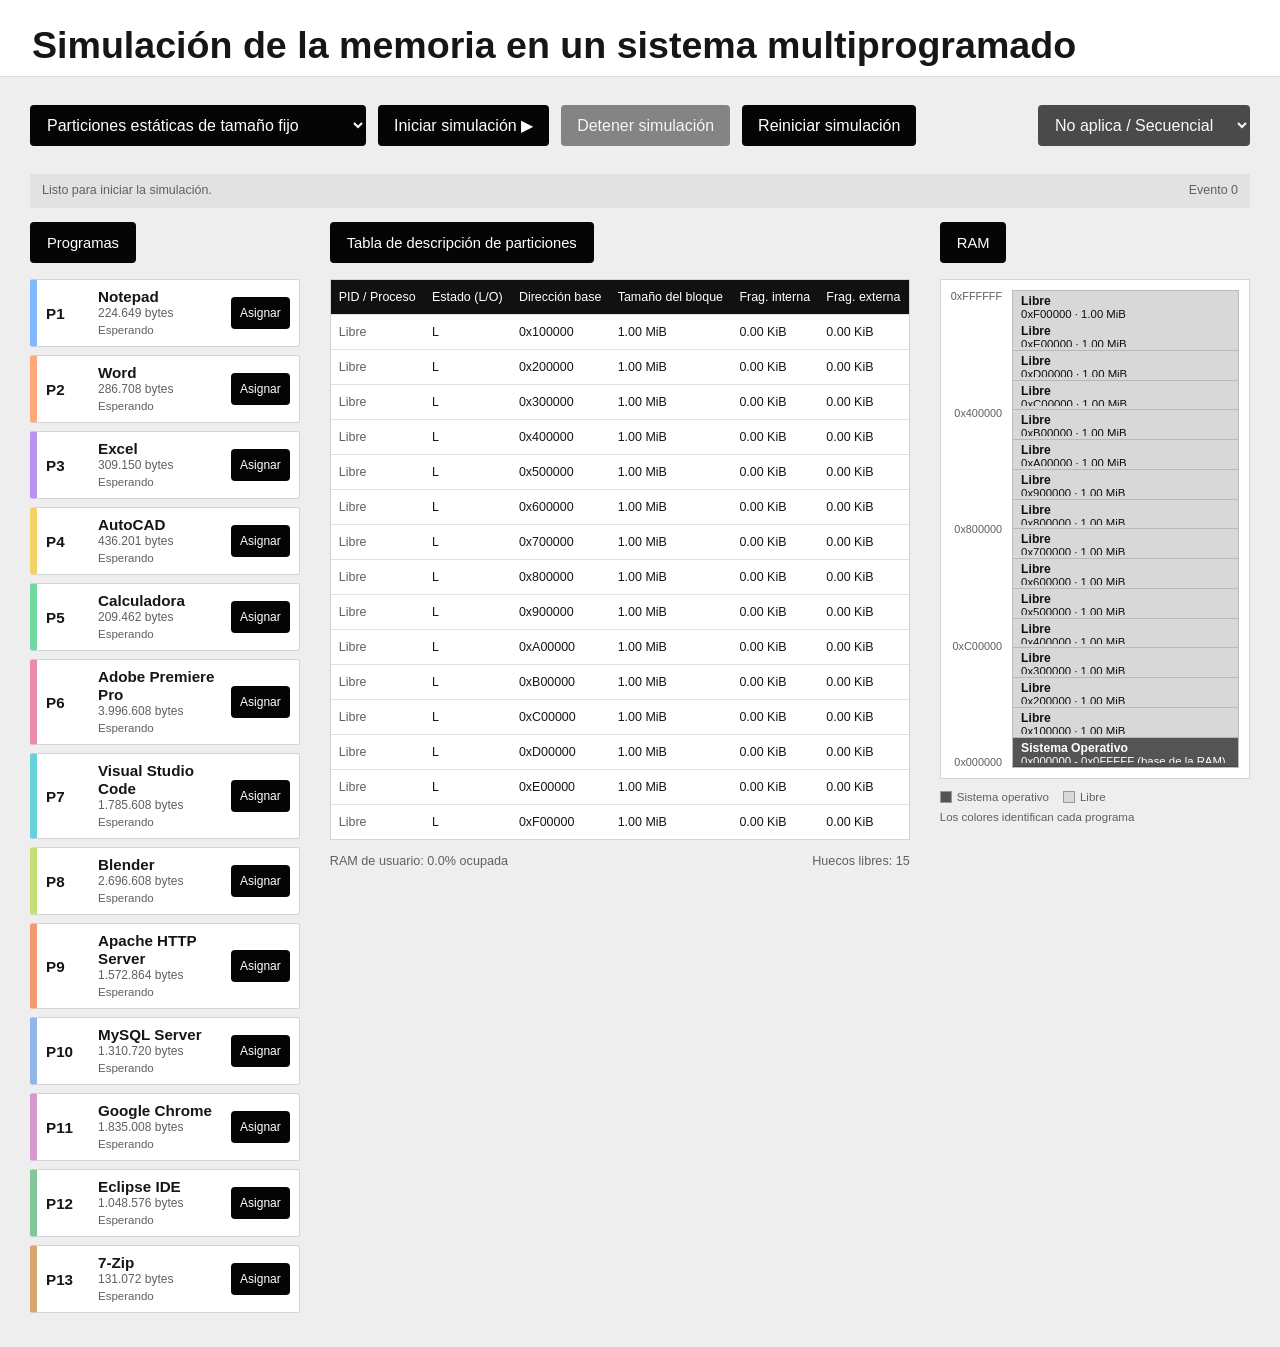
<file: Lab2/index.html>
<!DOCTYPE html>
<html lang="es">
<head>
  <meta charset="UTF-8">
  <meta name="viewport" content="width=device-width, initial-scale=1.0">
  <title>Simulador de memoria RAM</title>
  <link rel="stylesheet" href="styles.css">
</head>
<body>
  <header>
    <h1>Simulación de la memoria en un sistema multiprogramado</h1>
  </header>

  <main>
    <section class="controles" aria-label="Controles de la simulación">
      <div class="grupo-controles">
        <div class="control-con-etiqueta">
          <label for="tipo-particion">Tipo de partición</label>
          <select id="tipo-particion" title="Tipo de partición">
            <option value="fija">Particiones estáticas de tamaño fijo</option>
            <option value="variable">Particiones estáticas de tamaño variable</option>
            <option value="dinamica">Particiones dinámicas sin compactación</option>
            <option value="compactada">Particiones dinámicas con compactación</option>
          </select>
        </div>
        <button id="iniciar" type="button">Iniciar simulación ▶</button>
        <button id="detener" type="button" disabled>Detener simulación</button>
        <button id="reiniciar" type="button">Reiniciar simulación</button>
      </div>
      <div class="control-con-etiqueta">
        <label for="algoritmo">Algoritmo de ajuste</label>
        <select id="algoritmo" title="Algoritmo de ajuste">
          <option value="secuencial">No aplica / Secuencial</option>
          <option value="first">Primer Ajuste (First-Fit)</option>
          <option value="best">Mejor Ajuste (Best-Fit)</option>
          <option value="worst">Peor Ajuste (Worst-Fit)</option>
        </select>
      </div>
    </section>

    <div class="barra-informacion">
      <span id="mensaje">Listo para iniciar la simulación.</span>
      <span id="reloj">Evento 0</span>
    </div>

    <section class="contenido">
      <section class="seccion">
        <h2 class="titulo-seccion">Programas</h2>
        <div id="lista-programas" class="lista-programas"></div>
      </section>

      <section class="seccion">
        <h2 class="titulo-seccion">Tabla de descripción de particiones</h2>
        <div class="tabla-contenedor">
          <table>
            <thead>
              <tr>
                <th>PID / Proceso</th>
                <th>Estado (L/O)</th>
                <th>Dirección base</th>
                <th>Tamaño del bloque</th>
                <th>Frag. interna</th>
                <th>Frag. externa</th>
              </tr>
            </thead>
            <tbody id="tabla-particiones"></tbody>
          </table>
        </div>
        <div class="resumen">
          <span id="resumen-ocupacion">RAM de usuario: 0% ocupada</span>
          <span id="resumen-huecos">Huecos libres: 0</span>
        </div>

        <div id="tabla-fragmentos-contenedor" class="tabla-fragmentos" hidden>
          <h3>Tabla de fragmentos libres</h3>
          <div class="tabla-contenedor">
            <table>
              <thead>
                <tr>
                  <th>Fragmento</th>
                  <th>Dirección base</th>
                  <th>Tamaño</th>
                </tr>
              </thead>
              <tbody id="tabla-fragmentos"></tbody>
            </table>
          </div>
        </div>
      </section>

      <section class="seccion seccion-ram">
        <h2 class="titulo-seccion">RAM</h2>
        <div class="ram-marco">
          <div class="escala" aria-hidden="true">
            <span>0xFFFFFF</span>
            <span>0x400000</span>
            <span>0x800000</span>
            <span>0xC00000</span>
            <span>0x000000</span>
          </div>
          <div id="ram" class="ram" aria-label="Representación visual de la memoria RAM"></div>
        </div>
        <div class="leyenda">
          <span><i class="muestra so"></i> Sistema operativo</span>
          <span><i class="muestra libre"></i> Libre</span>
          <span>Los colores identifican cada programa</span>
        </div>
        <button id="compactar" class="compactar" type="button">Compactar memoria</button>
      </section>
    </section>
  </main>

  <script src="script.js"></script>
</body>
</html>
</file>
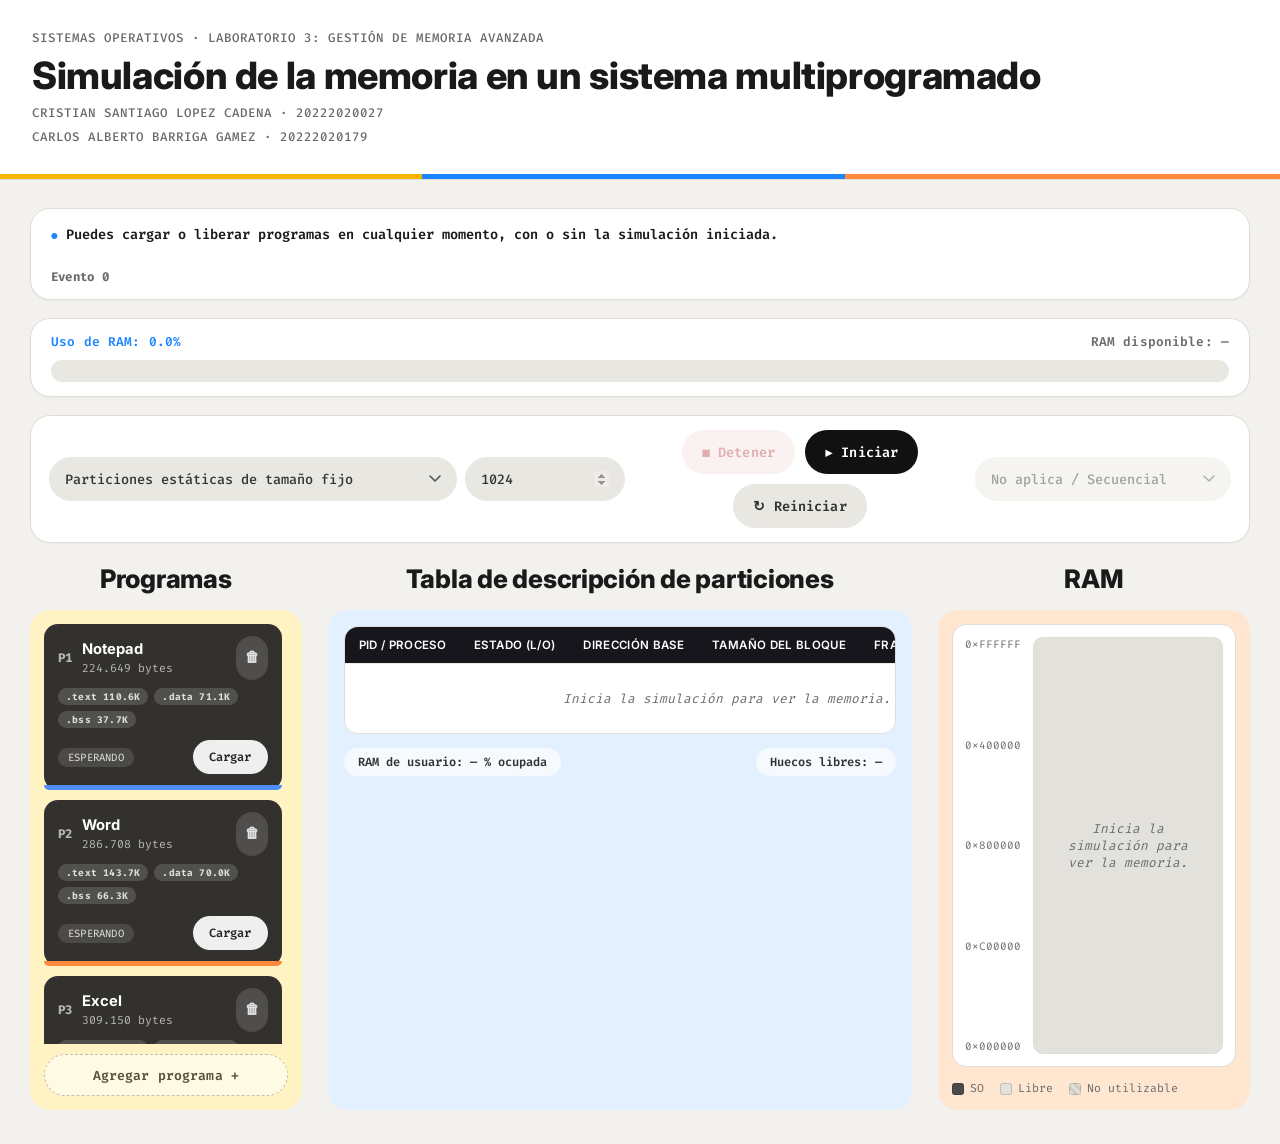
<file: Lab3/V1/index.html>
<!DOCTYPE html>
<html lang="es">
<head>
  <meta charset="UTF-8">
  <meta name="viewport" content="width=device-width, initial-scale=1.0">
  <title>Simulador de memoria RAM</title>
  <link rel="preconnect" href="https://fonts.googleapis.com">
  <link rel="preconnect" href="https://fonts.gstatic.com" crossorigin>
  <link href="https://fonts.googleapis.com/css2?family=Fira+Code:wght@400;500;600;700&family=Inter:wght@400;500;600;700;800&display=swap" rel="stylesheet">
  <link rel="stylesheet" href="styles.css">
</head>
<body>
  <header class="cabecera">
    <p class="eyebrow">Sistemas Operativos · Laboratorio 3: Gestión de memoria avanzada</p>
    <h1>Simulación de la memoria en un sistema multiprogramado</h1>
    <p class="eyebrow"></p>
    <p class="eyebrow">Cristian Santiago Lopez Cadena · 20222020027</p>
    <p class="eyebrow">Carlos Alberto Barriga Gamez · 20222020179</p>
  </header>

  <main>
    <div class="barra-informacion" aria-label="Registro de la simulación">
      <span id="mensaje">Puedes cargar o liberar programas en cualquier momento, con o sin la simulación iniciada.</span>
      <span id="reloj">Evento 0</span>
    </div>

    <div class="ram-uso" aria-label="Uso de RAM">
      <div class="ram-uso-etiqueta">
        <span class="ram-uso-uso">Uso de RAM: <span id="ram-uso-porcentaje">0.0%</span></span>
        <span id="ram-uso-disponible" class="ram-uso-disponible">RAM disponible: 0.0 KiB</span>
      </div>
      <div class="ram-uso-barra">
        <div id="ram-uso-relleno" class="ram-uso-relleno"></div>
      </div>
    </div>

    <!-- ===== CONTROLES ===== -->
    <section class="controles" aria-label="Controles de la simulación">
      <div class="control-con-etiqueta">
        <label for="tipo-particion">Modo de gestión</label>
        <select id="tipo-particion" title="Modo de gestión de memoria">
          <optgroup label="Particiones contiguas">
            <option value="fija">Particiones estáticas de tamaño fijo</option>
            <option value="variable">Particiones estáticas de tamaño variable</option>
            <option value="dinamica">Particiones dinámicas sin compactación</option>
            <option value="compactada">Particiones dinámicas con compactación</option>
          </optgroup>
          <optgroup label="No contigua">
            <option value="segmentacion">Segmentación</option>
            <option value="paginacion">Paginación</option>
          </optgroup>
        </select>
        <!-- Input solo visible en particiones fijas -->
        <input id="tamano-particion-fija" type="number" inputmode="numeric" min="1" step="1" value="1024"
               placeholder="Tamaño en KiB" title="Tamaño de cada partición fija, en KiB" hidden>
        <!-- Selector de tamaño de página: solo visible en paginación -->
        <select id="tamano-pagina" title="Tamaño de página" hidden>
          <option value="4096">4 KiB — 32 bits</option>
          <option value="8192">8 KiB — 64 bits</option>
        </select>
      </div>

      <div class="grupo-botones">
        <button id="detener" type="button" disabled>■ Detener</button>
        <button id="iniciar" type="button">▶ Iniciar</button>
        <button id="reiniciar" type="button">↻ Reiniciar</button>
      </div>

      <div class="control-con-etiqueta">
        <label for="algoritmo">Algoritmo de ajuste</label>
        <select id="algoritmo" title="Algoritmo de ajuste">
          <option value="secuencial">No aplica / Secuencial</option>
          <option value="first">Primer Ajuste (First-Fit)</option>
          <option value="best">Mejor Ajuste (Best-Fit)</option>
          <option value="worst">Peor Ajuste (Worst-Fit)</option>
        </select>
      </div>
    </section>

    <!-- ===== CONTENIDO ===== -->
    <section class="contenido">

      <!-- Panel izquierdo: lista de programas (siempre visible) -->
      <section class="seccion seccion-programas">
        <h2 class="titulo-seccion">Programas</h2>
        <div class="panel panel-amarillo">
          <div id="lista-programas" class="lista-programas"></div>
          <button id="agregar-programa" class="agregar-programa" type="button">Agregar programa +</button>
        </div>
      </section>

      <!-- Panel central: tablas (cambia según el modo) -->
      <section class="seccion seccion-tabla">

        <!-- ── MODO PARTICIONES: tabla de particiones ── -->
        <div id="vista-particiones">
          <h2 class="titulo-seccion">Tabla de descripción de particiones</h2>
          <div class="panel panel-azul">
            <div class="tabla-contenedor">
              <table>
                <thead>
                  <tr>
                    <th>PID / Proceso</th>
                    <th>Estado (L/O)</th>
                    <th>Dirección base</th>
                    <th>Tamaño del bloque</th>
                    <th>Frag. interna</th>
                    <th>Frag. externa</th>
                  </tr>
                </thead>
                <tbody id="tabla-particiones"></tbody>
              </table>
            </div>
            <div class="resumen">
              <span id="resumen-ocupacion">RAM de usuario: 0% ocupada</span>
              <span id="resumen-huecos">Huecos libres: 0</span>
            </div>
            <!-- Tabla de fragmentos libres (dinámica sin compactación) -->
            <div id="tabla-fragmentos-contenedor" class="tabla-fragmentos" hidden>
              <h3>Tabla de fragmentos libres</h3>
              <div class="tabla-contenedor">
                <table>
                  <thead>
                    <tr>
                      <th>Fragmento</th>
                      <th>Dirección base</th>
                      <th>Tamaño</th>
                    </tr>
                  </thead>
                  <tbody id="tabla-fragmentos"></tbody>
                </table>
              </div>
            </div>
          </div>
        </div>

        <!-- ── MODO SEGMENTACIÓN ── -->
        <div id="vista-segmentacion" hidden>
          <h2 class="titulo-seccion">Tabla de segmentos</h2>
          <div class="panel panel-azul">
            <div class="tabla-contenedor">
              <table>
                <thead>
                  <tr>
                    <th>PID</th>
                    <th>N.º (Dec)</th>
                    <th>N.º (Hex)</th>
                    <th>Base (Dec)</th>
                    <th>Base (Hex)</th>
                    <th>Límite (Dec)</th>
                    <th>Límite (Hex)</th>
                    <th>Permisos</th>
                    <th>Nombre</th>
                  </tr>
                </thead>
                <tbody id="tabla-segmentos"></tbody>
              </table>
            </div>
            <div class="resumen" id="resumen-seg">
              <span id="resumen-seg-ocupacion">RAM de usuario: 0% ocupada</span>
              <span id="resumen-seg-segs">Segmentos cargados: 0</span>
            </div>
            <!-- Fragmentos libres para segmentación -->
            <div class="tabla-fragmentos" style="margin-top:18px;">
              <h3>Tabla de fragmentos libres</h3>
              <div class="tabla-contenedor">
                <table>
                  <thead>
                    <tr>
                      <th>Base (Dec)</th>
                      <th>Base (Hex)</th>
                      <th>Tamaño</th>
                    </tr>
                  </thead>
                  <tbody id="tabla-fragmentos-seg"></tbody>
                </table>
              </div>
            </div>
          </div>
        </div>

        <!-- ── MODO PAGINACIÓN ── -->
        <div id="vista-paginacion" hidden>
          <h2 class="titulo-seccion">Tabla de páginas</h2>
          <div class="panel panel-azul">
            <!-- Tabla de páginas por proceso -->
            <div class="tabla-contenedor">
              <table>
                <thead>
                  <tr>
                    <th>PID</th>
                    <th>Página (Dec)</th>
                    <th>Página (Hex)</th>
                    <th>Marco (Dec)</th>
                    <th>Marco (Hex)</th>
                    <th>Presente</th>
                    <th>Segmento</th>
                  </tr>
                </thead>
                <tbody id="tabla-paginas"></tbody>
              </table>
            </div>

            <!-- Panel de cálculo del último proceso cargado -->
            <div id="calculo-paginacion-contenedor" class="tabla-fragmentos" style="margin-top:18px;" hidden>
              <h3>Cálculo de paginación — último proceso cargado</h3>
              <div class="tabla-contenedor">
                <table>
                  <thead>
                    <tr>
                      <th>Campo</th>
                      <th>Valor</th>
                    </tr>
                  </thead>
                  <tbody id="tabla-calculo-paginacion"></tbody>
                </table>
              </div>
            </div>

            <div class="resumen" id="resumen-pag">
              <span id="resumen-pag-ocupacion">RAM de usuario: 0% ocupada</span>
              <span id="resumen-pag-marcos">Marcos libres: 0</span>
            </div>
          </div>
        </div>

      </section>

      <!-- Panel intermedio: Mapa de marcos (solo visible en Paginación) -->
      <section class="seccion seccion-mapa-marcos" id="seccion-mapa-marcos" hidden>
        <h2 class="titulo-seccion">Mapa de marcos</h2>
        <div class="panel panel-azul panel-mapa-marcos">
          <p class="mapa-marcos-ayuda">Cada casilla es un marco físico. Pasa el cursor para ver su número (Dec/Hex) y estado.</p>
          <div id="mapa-bits-contenedor" class="mapa-bits-contenedor"></div>
          <div class="leyenda leyenda-mapa">
            <span><i class="muestra libre"></i> Libre (bit 0)</span>
            <span><i class="muestra ocupado-muestra"></i> Ocupado (bit 1)</span>
          </div>
        </div>
      </section>

      <!-- Panel derecho: visualización RAM -->
      <section class="seccion seccion-ram">
        <h2 class="titulo-seccion">RAM</h2>
        <div class="panel panel-naranja">
          <div class="ram-marco">
            <div class="escala" aria-hidden="true">
              <span>0xFFFFFF</span>
              <span>0x400000</span>
              <span>0x800000</span>
              <span>0xC00000</span>
              <span>0x000000</span>
            </div>
            <div id="ram" class="ram" aria-label="Representación visual de la memoria RAM"></div>
          </div>
          <div class="leyenda" id="leyenda-ram">
            <span><i class="muestra so"></i> SO</span>
            <span><i class="muestra libre"></i> Libre</span>
            <span><i class="muestra no-utilizable"></i> No utilizable</span>
          </div>
        </div>
      </section>

    </section><!-- /contenido -->
  </main>

  <script src="script.js"></script>
</body>
</html>
</file>
<file: Lab2/styles.css>
:root {
  --fondo: #eeeeee;
  --panel: #ffffff;
  --texto: #161616;
  --muted: #606060;
  --borde: #d4d4d4;
  --boton: #050505;
  --libre: #d8d8d8;
  --so: #545454;
  --p1: #82b8ff;
  --p2: #ffa978;
  --p3: #b892f5;
  --p4: #f5d266;
  --p5: #72d8a3;
  --p6: #ec8bb0;
  --p7: #67d2d9;
  --p8: #c4df78;
  --p9: #f29b72;
  --p10: #91b6e8;
  --p11: #d598cf;
  --p12: #83c69b;
  --p13: #d6a86e;
}

* { box-sizing: border-box; }

body {
  margin: 0;
  color: var(--texto);
  background: var(--fondo);
  font-family: Arial, Helvetica, sans-serif;
}

header {
  min-height: 74px;
  padding: 25px 32px 10px;
  background: #ffffff;
  border-bottom: 1px solid #dedede;
}

h1 {
  margin: 0;
  font-size: clamp(1.55rem, 3vw, 2.35rem);
  line-height: 1.1;
}

main { padding: 28px 30px 34px; }

button, select {
  min-height: 41px;
  border: 0;
  border-radius: 4px;
  font: inherit;
}

button {
  padding: 0 16px;
  color: #ffffff;
  background: var(--boton);
  cursor: pointer;
}

button:hover:not(:disabled) { background: #303030; }
button:disabled { cursor: not-allowed; opacity: 0.45; }

select {
  min-width: 210px;
  padding: 0 13px;
  color: #ffffff;
  background: var(--boton);
  cursor: pointer;
}

.controles {
  display: flex;
  align-items: center;
  justify-content: space-between;
  gap: 12px;
  flex-wrap: wrap;
  margin-bottom: 28px;
}

.grupo-controles {
  display: flex;
  align-items: center;
  gap: 12px;
  flex-wrap: wrap;
}

.control-con-etiqueta {
  display: flex;
  align-items: center;
  gap: 8px;
}

.control-con-etiqueta label { display: none; }

.contenido {
  display: grid;
  grid-template-columns: minmax(245px, 1fr) minmax(430px, 2.15fr) minmax(270px, 1.15fr);
  gap: 30px;
  align-items: start;
}

.seccion { min-width: 0; }

.titulo-seccion {
  display: inline-flex;
  align-items: center;
  min-height: 41px;
  margin: 0 0 16px;
  padding: 0 17px;
  color: #ffffff;
  background: var(--boton);
  border-radius: 4px;
  font-size: 0.92rem;
  font-weight: normal;
}

.lista-programas { display: grid; gap: 8px; }

.programa {
  display: grid;
  grid-template-columns: 44px 1fr auto;
  gap: 8px;
  align-items: center;
  min-height: 59px;
  padding: 8px 9px;
  background: var(--panel);
  border: 1px solid var(--borde);
  border-left: 7px solid var(--color-programa);
  border-radius: 3px;
}

.programa strong { font-size: 0.95rem; }
.programa small { display: block; color: var(--muted); font-size: 0.75rem; }
.programa button { min-height: 32px; padding: 0 9px; font-size: 0.75rem; }

.estado {
  display: inline-block;
  margin-top: 3px;
  color: var(--muted);
  font-size: 0.72rem;
}

.tabla-contenedor {
  overflow: auto;
  background: var(--panel);
  border: 1px solid var(--borde);
}

table { width: 100%; border-collapse: collapse; font-size: 0.78rem; }
th, td { padding: 10px 8px; text-align: left; border-bottom: 1px solid #e2e2e2; white-space: nowrap; }
th { color: #ffffff; background: #111111; font-weight: normal; }
tr:last-child td { border-bottom: 0; }
.libre { color: var(--muted); }
.ocupado { font-weight: bold; }

.resumen {
  display: flex;
  justify-content: space-between;
  gap: 8px;
  margin-top: 14px;
  color: var(--muted);
  font-size: 0.79rem;
}

.tabla-fragmentos {
  margin-top: 18px;
}

.tabla-fragmentos[hidden] {
  display: none;
}

.tabla-fragmentos h3 {
  margin: 0 0 10px;
  font-size: 0.9rem;
  font-weight: normal;
}

.ram-marco {
  display: flex;
  gap: 10px;
  align-items: stretch;
  height: 500px;
  padding: 10px;
  background: var(--panel);
  border: 1px solid var(--borde);
}

.escala {
  display: flex;
  flex-direction: column;
  justify-content: space-between;
  color: var(--muted);
  font-size: 0.68rem;
  text-align: right;
}

.ram {
  display: flex;
  flex: 1;
  flex-direction: column;
  /* La memoria crece hacia arriba: la ultima posicion queda abajo. */
  flex-direction: column-reverse;
  min-width: 130px;
  overflow: hidden;
  border: 1px solid #bcbcbc;
  background: var(--libre);
}

.bloque-ram {
  display: flex;
  flex-direction: column;
  justify-content: center;
  min-height: 15px;
  padding: 3px 8px;
  overflow: hidden;
  border-bottom: 1px solid rgba(0, 0, 0, 0.15);
  color: #101010;
  font-size: 0.71rem;
  transition: height 0.3s ease, background 0.3s ease;
}

.bloque-ram:last-child { border-bottom: 0; }
.bloque-ram.so { color: #ffffff; background: var(--so); }
.bloque-ram.libre { background: var(--libre); }
.bloque-ram strong { font-size: 0.76rem; }
.bloque-ram span { overflow: hidden; text-overflow: ellipsis; white-space: nowrap; }

.leyenda {
  display: flex;
  flex-wrap: wrap;
  gap: 8px 14px;
  margin-top: 12px;
  color: var(--muted);
  font-size: 0.72rem;
}

.leyenda span { display: inline-flex; align-items: center; gap: 5px; }
.muestra { width: 12px; height: 12px; border: 1px solid #999; }
.muestra.so { background: var(--so); }
.muestra.libre { background: var(--libre); }

.barra-informacion {
  display: flex;
  justify-content: space-between;
  gap: 12px;
  min-height: 34px;
  margin: 0 0 14px;
  padding: 9px 12px;
  color: var(--muted);
  background: #e2e2e2;
  font-size: 0.78rem;
}

.compactar { display: none; margin-top: 12px; width: 100%; }
.compactar.visible { display: block; }

@media (max-width: 1050px) {
  .contenido { grid-template-columns: minmax(210px, 0.8fr) minmax(400px, 1.5fr); }
  .seccion-ram { grid-column: 1 / -1; }
  .ram-marco { height: 300px; }
}

@media (max-width: 720px) {
  header { padding-left: 18px; padding-right: 18px; }
  main { padding: 20px 16px 28px; }
  .contenido { display: block; }
  .seccion { margin-bottom: 26px; }
  .controles { align-items: stretch; }
  .grupo-controles, .control-con-etiqueta { width: 100%; }
  .control-con-etiqueta select, .grupo-controles button { flex: 1; }
  .ram-marco { height: 390px; }
}
</file>
<file: Lab3/V1/styles.css>
:root {
  /* ---- Tipografía ---- */
  --font-mono: 'Fira Code', 'Courier New', monospace;
  --font-sans: 'Inter', system-ui, -apple-system, Segoe UI, Arial, sans-serif;

  /* ---- Base ---- */
  --fondo: #f2f1ee;
  --panel: #ffffff;
  --texto: #1a1a1a;
  --muted: #6b6b6b;
  --borde: #e0ddd6;
  --boton: #111111;
  --boton-hover: #2b2b2b;

  /* ---- Radios ---- */
  --r-lg: 20px;
  --r-md: 14px;
  --r-sm: 10px;
  --r-pill: 999px;

  /* ---- Paneles temáticos ---- */
  --amarillo-tinte: #fff3c4;
  --amarillo-fuerte: #f5b400;
  --azul-tinte: #e2f0ff;
  --azul-fuerte: #1c86ff;
  --naranja-tinte: #ffe6d1;
  --naranja-fuerte: #ff8a3d;

  /* ---- RAM ---- */
  --libre: #e3e1dc;
  --so: #4a4a4a;

  /* ---- Colores por programa (13 procesos de ejemplo) ---- */
  --p1: #4f8ef7;
  --p2: #ff8a3d;
  --p3: #8b5cf6;
  --p4: #f2c341;
  --p5: #34c38f;
  --p6: #ef5da8;
  --p7: #2dd4da;
  --p8: #9ad14b;
  --p9: #f2784b;
  --p10: #5b8def;
  --p11: #c74fd1;
  --p12: #2fae7c;
  --p13: #d9a25b;
}

* { box-sizing: border-box; }

body {
  margin: 0;
  color: var(--texto);
  background: var(--fondo);
  font-family: var(--font-sans);
}

/* ================= HEADER ================= */
.cabecera {
  position: relative;
  padding: 30px 32px 26px;
  background: var(--panel);
  border-bottom: 1px solid var(--borde);
  overflow: hidden;
}

.cabecera::after {
  content: '';
  position: absolute;
  left: 0; right: 0; bottom: 0;
  height: 5px;
  background: linear-gradient(90deg, var(--amarillo-fuerte) 0 33%, var(--azul-fuerte) 33% 66%, var(--naranja-fuerte) 66% 100%);
}

.eyebrow {
  margin: 0 0 8px;
  font-family: var(--font-mono);
  font-size: 0.78rem;
  font-weight: 500;
  letter-spacing: 0.08em;
  text-transform: uppercase;
  color: var(--muted);
}

h1 {
  margin: 0;
  font-family: var(--font-sans);
  font-weight: 800;
  letter-spacing: -0.01em;
  font-size: clamp(1.55rem, 3vw, 2.35rem);
  line-height: 1.15;
}

main { padding: 28px 30px 34px; }

/* ================= CONTROLES ================= */
.controles {
  display: grid;
  grid-template-columns: 1fr auto 1fr;
  align-items: center;
  gap: 14px;
  margin-bottom: 20px;
  padding: 14px 18px;
  background: var(--panel);
  border: 1px solid var(--borde);
  border-radius: var(--r-lg);
  box-shadow: 0 1px 2px rgba(0, 0, 0, 0.04);
}

.grupo-botones {
  display: flex;
  align-items: center;
  justify-content: center;
  justify-self: center;
  gap: 10px;
  flex-wrap: wrap;
}

.control-con-etiqueta:first-child { justify-self: start; }
.control-con-etiqueta:last-child { justify-self: end; }

.control-con-etiqueta {
  display: flex;
  align-items: center;
  gap: 8px;
}

.control-con-etiqueta label { display: none; }

button, select, input[type="number"] {
  min-height: 44px;
  border: 0;
  border-radius: var(--r-pill);
  font: inherit;
}

button {
  padding: 0 20px;
  color: #333;
  background: #e9e7e2;
  font-family: var(--font-mono);
  font-weight: 600;
  font-size: 0.85rem;
  letter-spacing: 0.01em;
  cursor: pointer;
  transition: background 0.15s ease, transform 0.1s ease;
}

button:hover:not(:disabled) { background: #ddd9d1; }
button:active:not(:disabled) { transform: scale(0.98); }
button:disabled { cursor: not-allowed; opacity: 0.4; }

#iniciar { background: var(--boton); color: #ffffff; }
#iniciar:hover:not(:disabled) { background: var(--boton-hover); }

#detener { background: #f4dede; color: #b23b3b; }
#detener:hover:not(:disabled) { background: #efc9c9; }

select {
  min-width: 220px;
  padding: 0 40px 0 16px;
  color: #333;
  background-color: #e9e7e2;
  font-family: var(--font-mono);
  font-weight: 500;
  font-size: 0.85rem;
  cursor: pointer;
  appearance: none;
  -webkit-appearance: none;
  background-image: url("data:image/svg+xml;utf8,<svg xmlns='http://www.w3.org/2000/svg' width='12' height='8'><path d='M1 1l5 5 5-5' fill='none' stroke='%23555' stroke-width='1.6' stroke-linecap='round' stroke-linejoin='round'/></svg>");
  background-repeat: no-repeat;
  background-position: right 16px center;
}
select:hover { background-color: #ddd9d1; }
select:disabled { opacity: 0.45; cursor: not-allowed; }

#tamano-particion-fija,
#tamano-pagina {
  min-width: unset;
  width: 160px;
  padding: 0 16px;
  color: #333;
  background-color: #e9e7e2;
  font-family: var(--font-mono);
  font-weight: 500;
  font-size: 0.85rem;
}
#tamano-particion-fija:hover,
#tamano-pagina:hover { background-color: #ddd9d1; }
#tamano-particion-fija::placeholder { color: #8a8a8a; }
#tamano-particion-fija::-webkit-inner-spin-button,
#tamano-particion-fija::-webkit-outer-spin-button { opacity: 0.55; }

/* ================= LOG / BARRA DE INFORMACIÓN ================= */
.barra-informacion {
  position: relative;
  min-height: 92px;
  margin: 0 0 18px;
  padding: 16px 20px 40px;
  color: var(--texto);
  background: var(--panel);
  border: 1px solid var(--borde);
  border-radius: var(--r-lg);
  box-shadow: 0 1px 2px rgba(0, 0, 0, 0.04);
  font-family: var(--font-mono);
}

#mensaje {
  display: -webkit-box;
  -webkit-box-orient: vertical;
  -webkit-line-clamp: 2;
  overflow: hidden;
  text-align: left;
  font-weight: 600;
  font-size: 0.85rem;
  line-height: 1.5;
}

#mensaje::before {
  content: '●';
  color: var(--azul-fuerte);
  margin-right: 8px;
  font-size: 0.7rem;
}

#reloj {
  position: absolute;
  left: 20px;
  bottom: 14px;
  color: var(--muted);
  font-weight: 700;
  font-size: 0.78rem;
  letter-spacing: 0.02em;
  white-space: nowrap;
}

/* ================= GRÁFICO DE USO DE RAM ================= */
.ram-uso {
  margin: 0 0 18px;
  padding: 14px 20px;
  background: var(--panel);
  border: 1px solid var(--borde);
  border-radius: var(--r-lg);
  box-shadow: 0 1px 2px rgba(0, 0, 0, 0.04);
}

.ram-uso-etiqueta {
  display: flex;
  justify-content: space-between;
  margin-bottom: 10px;
  color: var(--texto);
  font-family: var(--font-mono);
  font-weight: 600;
  font-size: 0.8rem;
  letter-spacing: 0.01em;
}

.ram-uso-uso { color: var(--azul-fuerte); }
.ram-uso-disponible { color: var(--muted); }

.ram-uso-barra {
  position: relative;
  height: 22px;
  background: #e9e7e2;
  border-radius: var(--r-pill);
  overflow: hidden;
}

.ram-uso-relleno {
  height: 100%;
  width: 0%;
  border-radius: var(--r-pill);
  background: linear-gradient(90deg, #a9d4ff 0%, #4f9dfa 45%, #1c86ff 75%, #0b5ed1 100%);
  transition: width 0.4s ease;
}

/* ================= LAYOUT DE CONTENIDO ================= */
/* Layout base de 3 columnas: Programas | Tablas | RAM */
.contenido {
  display: grid;
  grid-template-columns: minmax(245px, 1fr) minmax(430px, 2.15fr) minmax(270px, 1.15fr);
  gap: 26px;
  align-items: start;
}

/* En modo Paginación se inserta una 4.ª columna para el Mapa de marcos,
   ubicada entre las tablas y la RAM. */
body.modo-paginacion .contenido {
  grid-template-columns:
    minmax(230px, 0.95fr)   /* Programas */
    minmax(400px, 2fr)      /* Tablas    */
    minmax(220px, 1fr)      /* Mapa de marcos */
    minmax(240px, 1.1fr);   /* RAM       */
}

/* La sección del mapa solo aparece en paginación */
.seccion-mapa-marcos[hidden] { display: none; }

.seccion { min-width: 0; }

.titulo-seccion {
  display: block;
  margin: 0 0 16px;
  padding: 0;
  background: none;
  color: var(--texto);
  font-family: var(--font-sans);
  font-weight: 800;
  letter-spacing: -0.01em;
  font-size: clamp(1.15rem, 2vw, 1.6rem);
  text-align: center;
}

/* ---- Paneles temáticos ---- */
.panel {
  border-radius: var(--r-lg);
  padding: 14px;
}

.panel-amarillo {
  background: var(--amarillo-tinte);
  height: 500px;
  overflow: hidden;
  display: flex;
  flex-direction: column;
}
.panel-azul {
  background: var(--azul-tinte);
  padding: 16px;
  height: 500px;
  overflow-y: auto;
}
.panel-naranja {
  background: var(--naranja-tinte);
  height: 500px;
  display: flex;
  flex-direction: column;
}

/* Lista de programas desplazable */
.lista-programas {
  overflow-y: auto;
  padding-right: 6px;
  scrollbar-width: thin;
  scrollbar-color: rgba(0, 0, 0, 0.25) transparent;
}
.lista-programas::-webkit-scrollbar { width: 7px; }
.lista-programas::-webkit-scrollbar-track { background: transparent; }
.lista-programas::-webkit-scrollbar-thumb {
  background: rgba(0, 0, 0, 0.25);
  border-radius: var(--r-pill);
}

/* Botón para agregar un nuevo programa */
.agregar-programa {
  display: flex;
  align-items: center;
  justify-content: center;
  gap: 8px;
  flex-shrink: 0;
  margin-top: 10px;
  width: 100%;
  min-height: 42px;
  background: rgba(255, 255, 255, 0.55);
  color: #57503a;
  border: 1.5px dashed rgba(87, 80, 58, 0.35);
  font-family: var(--font-mono);
  font-weight: 600;
  font-size: 0.82rem;
}
.agregar-programa:hover { background: rgba(255, 255, 255, 0.85); }

/* ================= TARJETAS DE PROGRAMA ================= */
/* Flex-column (no grid): así cada tarjeta conserva su altura natural
   según su contenido. Con grid, las filas implícitas se comprimían y
   aplastaban todas las tarjetas salvo la última. */
.lista-programas {
  display: flex;
  flex-direction: column;
  gap: 10px;
  flex: 1 1 auto;
  min-height: 0;
}

/* Las tarjetas nunca se encogen: mantienen su altura de contenido */
.lista-programas > .programa { flex: 0 0 auto; }

/* ── Tarjeta de programa: layout vertical dinámico ──
   La tarjeta crece según su contenido (sin alturas fijas) y organiza
   su interior en tres filas flex: encabezado, segmentos y pie. */
.programa {
  position: relative;
  display: flex;
  flex-direction: column;
  gap: 8px;
  height: auto;
  min-height: max-content;
  /* El padding inferior deja sitio para la franja de color (::after) */
  padding: 12px 14px 16px;
  background: #33312e;
  color: #ffffff;
  border-radius: var(--r-md);
}

/* Franja de color del programa en el borde inferior */
.programa::after {
  content: '';
  position: absolute;
  left: 0; right: 0; bottom: 0;
  height: 5px;
  border-bottom-left-radius: var(--r-md);
  border-bottom-right-radius: var(--r-md);
  background: var(--color-programa);
}

/* ── Fila 1: encabezado (identidad a la izquierda, papelera a la derecha) ── */
.programa-encabezado {
  display: flex;
  justify-content: space-between;
  align-items: center;
  gap: 10px;
}

.programa-identidad {
  display: flex;
  align-items: center;
  gap: 10px;
  min-width: 0;           /* permite que el nombre se trunque con ellipsis */
}

.programa .pid-programa {
  flex-shrink: 0;
  color: rgba(255, 255, 255, 0.65);
  font-family: var(--font-mono);
  font-size: 0.78rem;
  font-weight: 700;
}

.programa-textos { min-width: 0; }

.programa .programa-nombre {
  display: block;
  font-family: var(--font-sans);
  font-weight: 700;
  font-size: 0.92rem;
  line-height: 1.2;
  overflow: hidden;
  white-space: nowrap;
  text-overflow: ellipsis;   /* nombres largos se recortan limpiamente */
}

.programa .programa-tamano {
  display: block;
  margin-top: 2px;
  color: rgba(255, 255, 255, 0.65);
  font-family: var(--font-mono);
  font-size: 0.72rem;
}

/* ── Fila 2: segmentos (.text / .data / .bss) con wrap ── */
.programa .segmentos-mini {
  display: flex;
  flex-wrap: wrap;           /* si no caben, bajan a una segunda línea */
  gap: 6px;
}
.programa .segmentos-mini .seg-chip {
  padding: 2px 8px;
  border-radius: var(--r-pill);
  font-family: var(--font-mono);
  font-size: 0.6rem;
  font-weight: 700;
  letter-spacing: 0.02em;
  white-space: nowrap;
  background: rgba(255, 255, 255, 0.15);
  color: rgba(255, 255, 255, 0.8);
}

/* ── Lista de instancias cargadas (una fila por copia en RAM) ── */
.programa .instancias-lista {
  display: flex;
  flex-direction: column;
  gap: 5px;
  padding: 8px;
  border-radius: var(--r-sm);
  background: rgba(255, 255, 255, 0.07);
}
.programa .instancia-fila {
  display: flex;
  align-items: center;
  justify-content: space-between;
  gap: 8px;
}
.programa .instancia-id {
  font-family: var(--font-mono);
  font-size: 0.72rem;
  font-weight: 700;
  color: rgba(255, 255, 255, 0.9);
}
.programa .liberar-instancia {
  min-height: 26px;
  padding: 0 12px;
  font-size: 0.68rem;
  background: #f4dede;
  color: #b23b3b;
}
.programa .liberar-instancia:hover:not(:disabled) { background: #efc9c9; }

/* ── Fila 3: pie (estado a la izquierda, botón de acción a la derecha) ── */
.programa-pie {
  display: flex;
  justify-content: space-between;
  align-items: center;
  margin-top: 4px;
  gap: 10px;
}

.estado {
  display: inline-block;
  padding: 3px 10px;
  border-radius: var(--r-pill);
  background: rgba(255, 255, 255, 0.12);
  color: rgba(255, 255, 255, 0.85);
  font-family: var(--font-mono);
  font-size: 0.66rem;
  letter-spacing: 0.02em;
  text-transform: uppercase;
  white-space: nowrap;
}

/* El botón Cargar/Liberar nunca debe flotar: siempre flujo normal */
.programa .accion-programa {
  position: static !important;
  flex-shrink: 0;
  min-height: 34px;
  padding: 0 16px;
  background: rgba(255, 255, 255, 0.92);
  color: #262421;
  font-size: 0.75rem;
}
.programa .accion-programa:hover:not(:disabled) { background: #ffffff; }

/* Botón de eliminar integrado en el encabezado de la tarjeta */
.programa .eliminar-programa {
  display: flex;
  align-items: center;
  justify-content: center;
  flex-shrink: 0;
  width: 32px;
  height: 32px;
  padding: 0;
  background: rgba(255, 255, 255, 0.14);
  color: rgba(255, 255, 255, 0.85);
  font-size: 0.9rem;
  line-height: 1;
  border-radius: var(--r-pill);
  transition: background 0.15s ease, color 0.15s ease, transform 0.1s ease;
}
.programa .eliminar-programa:hover { background: #e0524f; color: #ffffff; }
.programa .eliminar-programa:active { transform: scale(0.9); }

/* ================= TABLAS ================= */
.tabla-contenedor {
  overflow: auto;
  background: var(--panel);
  border: 1px solid var(--borde);
  border-radius: var(--r-md);
}

table { width: 100%; border-collapse: collapse; font-size: 0.8rem; }

th, td {
  padding: 11px 14px;
  text-align: left;
  border-bottom: 1px solid #edeae4;
  white-space: nowrap;
}

th {
  color: #ffffff;
  background: #17161c;
  font-family: var(--font-sans);
  font-weight: 600;
  font-size: 0.72rem;
  letter-spacing: 0.03em;
  text-transform: uppercase;
}

td { font-family: var(--font-mono); }

tbody tr:nth-child(even) td { background: #f7f5f0; }
tr:last-child td { border-bottom: 0; }

.libre { color: var(--muted); font-style: italic; }
.ocupado { font-weight: 700; color: var(--texto); }
.no-utilizable { color: #9c7a3c; font-style: italic; }

.tabla-vacia {
  padding: 26px 14px !important;
  color: var(--muted);
  font-family: var(--font-mono);
  font-size: 0.8rem;
  font-style: italic;
  text-align: center !important;
  white-space: normal !important;
}

.resumen {
  display: flex;
  justify-content: space-between;
  flex-wrap: wrap;
  gap: 10px;
  margin-top: 14px;
}

.resumen span {
  padding: 6px 14px;
  background: rgba(255, 255, 255, 0.7);
  border-radius: var(--r-pill);
  color: #333;
  font-family: var(--font-mono);
  font-size: 0.75rem;
  font-weight: 600;
}

.tabla-fragmentos { margin-top: 18px; }
.tabla-fragmentos[hidden] { display: none; }

.tabla-fragmentos h3 {
  margin: 0 0 10px;
  font-family: var(--font-sans);
  font-weight: 700;
  font-size: 0.9rem;
}

/* ================= RAM (barras y bloques) ================= */
.ram-marco {
  display: flex;
  gap: 12px;
  align-items: stretch;
  flex: 1;
  min-height: 0;
  padding: 12px;
  background: var(--panel);
  border: 1px solid var(--borde);
  border-radius: var(--r-md);
}

.escala {
  display: flex;
  flex-direction: column;
  justify-content: space-between;
  color: var(--muted);
  font-family: var(--font-mono);
  font-size: 0.68rem;
  text-align: right;
}

.ram {
  display: flex;
  flex: 1;
  flex-direction: column-reverse;
  min-width: 130px;
  min-height: 0;
  overflow-y: auto;
  overflow-x: hidden;
  border: 1px solid var(--borde);
  border-radius: var(--r-sm);
  background: var(--libre);
  scrollbar-width: thin;
  scrollbar-color: rgba(0, 0, 0, 0.25) transparent;
}
.ram::-webkit-scrollbar { width: 7px; }
.ram::-webkit-scrollbar-track { background: transparent; }
.ram::-webkit-scrollbar-thumb {
  background: rgba(0, 0, 0, 0.25);
  border-radius: var(--r-pill);
}

/* Bloque estándar de RAM (particiones) */
.bloque-ram {
  display: flex;
  flex-direction: column;
  justify-content: center;
  flex-shrink: 0;
  min-height: 40px;
  padding: 4px 10px;
  overflow: hidden;
  border-bottom: 1px solid rgba(0, 0, 0, 0.12);
  color: #101010;
  font-family: var(--font-mono);
  font-size: 0.71rem;
  transition: background 0.3s ease;
}

.bloque-ram:last-child { border-bottom: 0; }
.bloque-ram.so { color: #ffffff; background: var(--so); }
.bloque-ram.libre { background: var(--libre); color: var(--muted); }
.bloque-ram.no-utilizable {
  color: #7a6435;
  background: repeating-linear-gradient(
    45deg,
    var(--libre),
    var(--libre) 6px,
    #cfccc2 6px,
    #cfccc2 12px
  );
}
.bloque-ram strong { font-family: var(--font-sans); font-size: 0.76rem; }
.bloque-ram span { overflow: hidden; text-overflow: ellipsis; white-space: nowrap; }

/* ── Bloques de segmentos (Segmentación) ──
   Cada segmento del mismo proceso comparte el color del programa
   pero con distintas opacidades para distinguir .text / .data / .bss */
.bloque-ram.seg-text  { filter: brightness(1.0); }
.bloque-ram.seg-data  { filter: brightness(0.82); }
.bloque-ram.seg-bss   { filter: brightness(0.65); }

/* NOTA: la cuadrícula de marcos ya NO se dibuja en el panel de RAM.
   En Paginación el panel de RAM usa los mismos bloques verticales
   (.bloque-ram) que los demás modos. La cuadrícula vive únicamente en
   el panel "Mapa de marcos" (ver .mapa-bits-contenedor / .bit-marco). */

.ram-vacia {
  display: flex;
  flex: 1;
  align-items: center;
  justify-content: center;
  padding: 20px;
  color: var(--muted);
  font-family: var(--font-mono);
  font-size: 0.8rem;
  font-style: italic;
  text-align: center;
}

.leyenda {
  display: flex;
  flex-wrap: wrap;
  gap: 8px 16px;
  margin-top: 14px;
  flex-shrink: 0;
  color: var(--muted);
  font-family: var(--font-mono);
  font-size: 0.72rem;
}

.leyenda span { display: inline-flex; align-items: center; gap: 6px; }
.muestra { width: 12px; height: 12px; border-radius: 3px; border: 1px solid rgba(0, 0, 0, 0.15); }
.muestra.so { background: var(--so); }
.muestra.libre { background: var(--libre); }
.muestra.no-utilizable {
  background: repeating-linear-gradient(45deg, var(--libre), var(--libre) 3px, #cfccc2 3px, #cfccc2 6px);
}

/* ================= MAPA DE BITS ================= */
.mapa-bits-contenedor {
  display: flex;
  flex-wrap: wrap;
  gap: 3px;
  padding: 10px;
  background: var(--panel);
  border: 1px solid var(--borde);
  border-radius: var(--r-md);
  max-height: 180px;
  overflow-y: auto;
}

.bit-marco {
  width: 18px;
  height: 18px;
  border-radius: 3px;
  border: 1px solid rgba(0,0,0,0.15);
  background: var(--libre);
  cursor: default;
  font-family: var(--font-mono);
  font-size: 0.5rem;
  display: flex;
  align-items: center;
  justify-content: center;
  color: transparent;
  transition: background 0.2s;
  position: relative;
}
.bit-marco.ocupado {
  color: rgba(255,255,255,0.8);
  font-weight: 700;
}
/* El tooltip del mapa de marcos ya NO usa ::after (lo recortaban los
   contenedores con overflow). En su lugar hay un único elemento flotante
   con position: fixed anclado al <body> (ver .tooltip-flotante y el JS). */

/* ================= TOOLTIP FLOTANTE (no recortable) ================= */
/* position: fixed → relativo al viewport, así ningún ancestro con
   overflow: hidden/auto puede recortarlo en los bordes. */
.tooltip-flotante {
  position: fixed;
  z-index: 9999;
  padding: 4px 8px;
  background: #17161c;
  color: #fff;
  font-family: var(--font-mono);
  font-size: 0.65rem;
  line-height: 1.3;
  border-radius: 6px;
  white-space: nowrap;
  pointer-events: none;           /* no interfiere con el hover del marco */
  box-shadow: 0 4px 12px rgba(0, 0, 0, 0.25);
  opacity: 0;
  transform: translate(-50%, -100%);
  transition: opacity 0.12s ease;
}
.tooltip-flotante.visible { opacity: 1; }

/* ================= PANEL MAPA DE MARCOS (columna propia) ================= */
.panel-mapa-marcos {
  display: flex;
  flex-direction: column;
  gap: 12px;
  overflow-y: auto;
}

.mapa-marcos-ayuda {
  margin: 0;
  color: #3b4a5a;
  font-family: var(--font-mono);
  font-size: 0.72rem;
  line-height: 1.4;
}

/* Dentro del panel, el contenedor de bits se expande y hace scroll propio */
.panel-mapa-marcos .mapa-bits-contenedor {
  flex: 1 1 auto;
  max-height: none;
  align-content: flex-start;
}

.leyenda-mapa { margin-top: auto; }
.muestra.ocupado-muestra { background: var(--azul-fuerte); }

/* ================= RESPONSIVE ================= */
@media (max-width: 1050px) {
  .contenido { grid-template-columns: minmax(210px, 0.8fr) minmax(400px, 1.5fr); }
  .seccion-ram { grid-column: 1 / -1; }
  /* En pantallas medianas el mapa de marcos y la RAM ocupan todo el ancho */
  body.modo-paginacion .contenido {
    grid-template-columns: minmax(210px, 0.8fr) minmax(400px, 1.5fr);
  }
  body.modo-paginacion .seccion-mapa-marcos,
  body.modo-paginacion .seccion-ram { grid-column: 1 / -1; }
}

@media (max-width: 720px) {
  .cabecera { padding: 22px 18px 20px; }
  main { padding: 20px 16px 28px; }
  .contenido { display: block; }
  .seccion { margin-bottom: 26px; }
  .controles { grid-template-columns: 1fr; }
  .control-con-etiqueta, .grupo-botones { width: 100%; justify-self: stretch; }
  .control-con-etiqueta { flex-direction: column; align-items: stretch; }
  .control-con-etiqueta select { width: 100%; }
  .grupo-botones button { flex: 1; }
}
</file>
